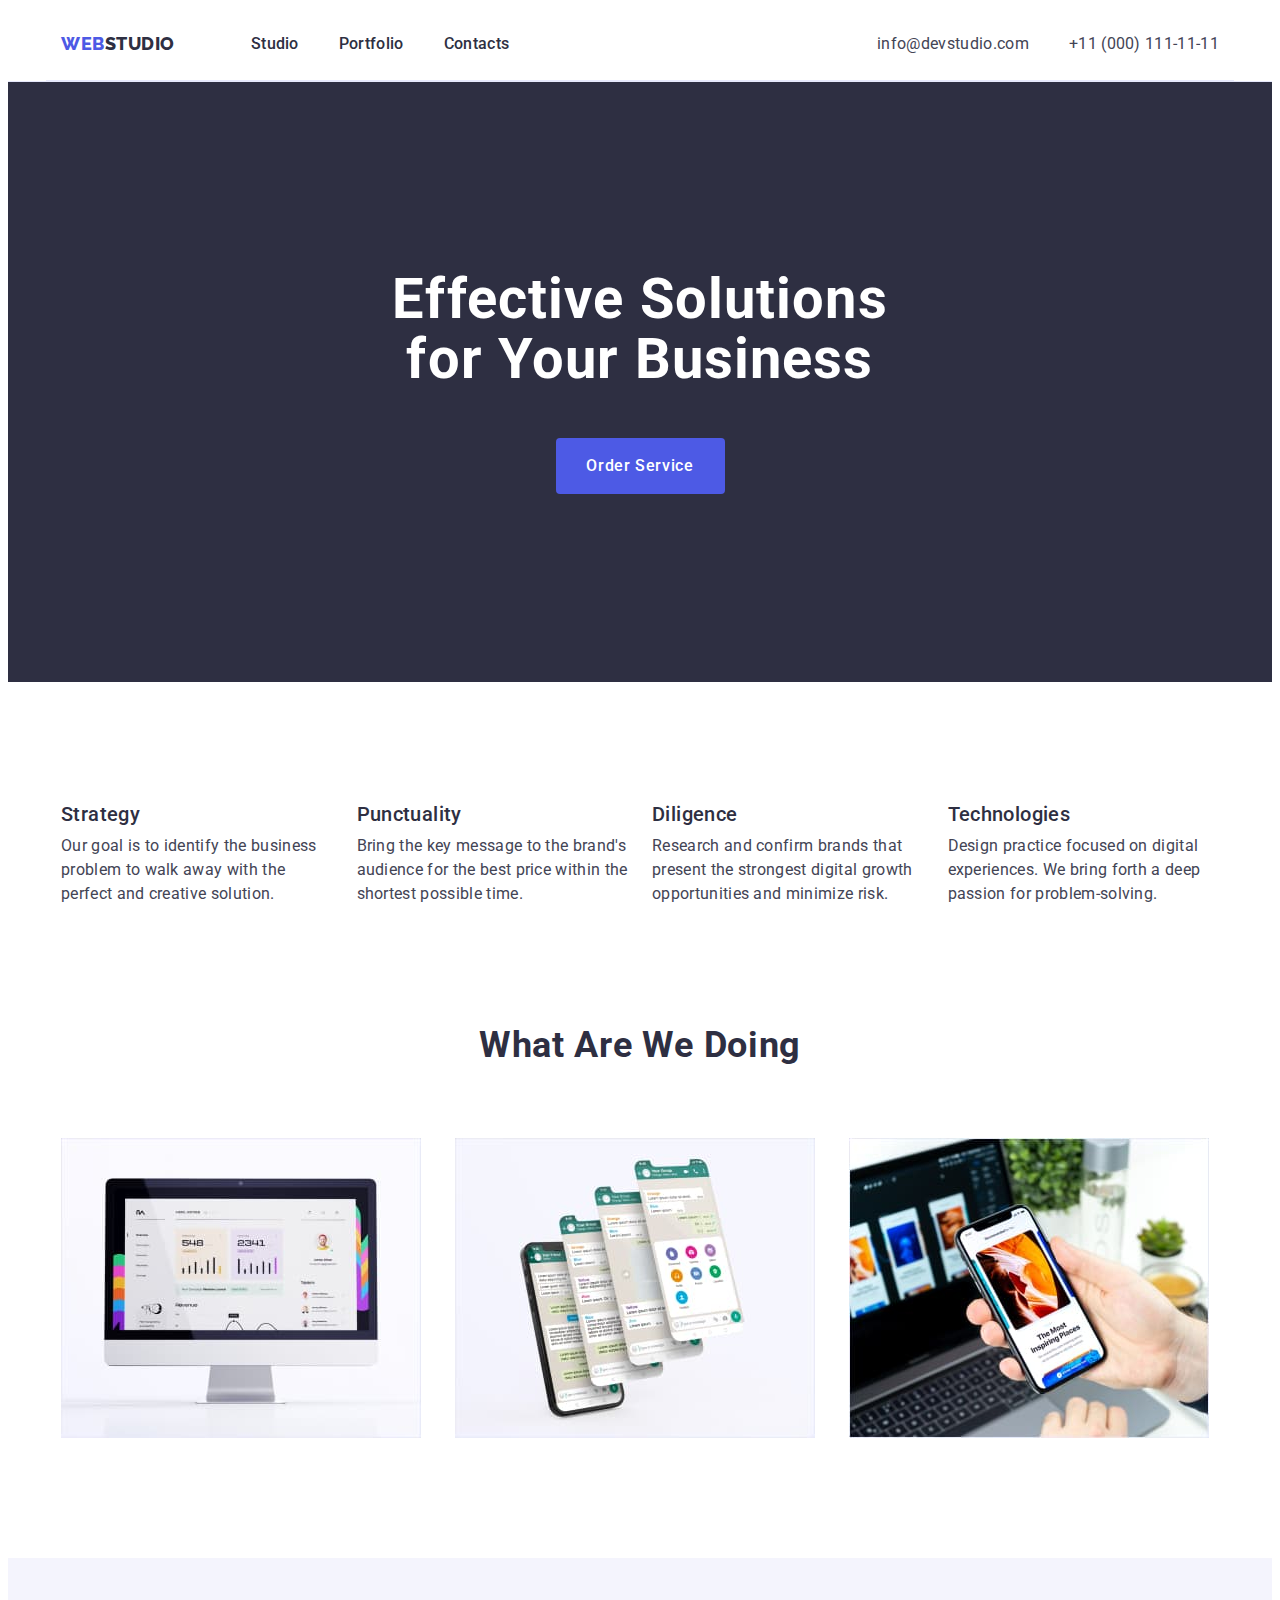
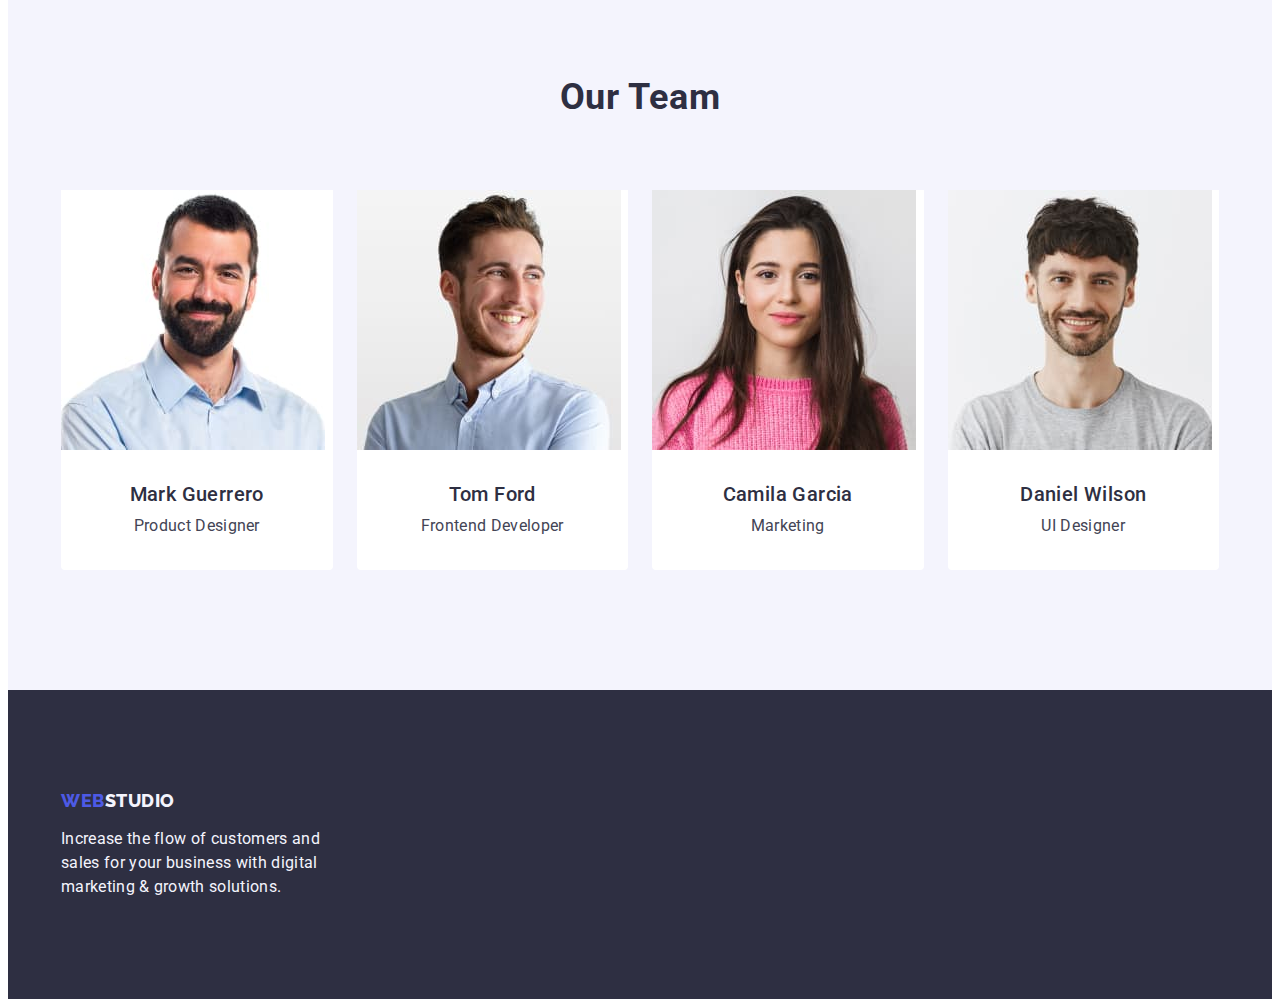
<file: index.html>
<!DOCTYPE html>
<html lang="en">
  <head>
    <meta charset="UTF-8" />
    <meta name="viewport" content="width=device-width, initial-scale=1.0" />
    <title>WebStudio</title>
    <link
      rel="stylesheet"
      href="https://cdnjs.cloudflare.com/ajax/libs/modern-normalize/2.0.0/modern-normalize.min.css"
      integrity="sha512-4xo8blKMVCiXpTaLzQSLSw3KFOVPWhm/TRtuPVc4WG6kUgjH6J03IBuG7JZPkcWMxJ5huwaBpOpnwYElP/m6wg=="
      crossorigin="anonymous"
      referrerpolicy="no-referrer"
    />
    <link rel="stylesheet" href="./css/styles.css" />
    <link rel="preconnect" href="https://fonts.googleapis.com" />
    <link rel="preconnect" href="https://fonts.gstatic.com" crossorigin />
    <link
      href="https://fonts.googleapis.com/css2?family=Montserrat:wght@400;700&family=Raleway:wght@800&family=Roboto:wght@400;500;700&display=swap"
      rel="stylesheet"
    />
  </head>
  <body>
    <header class="header">
      <div class="container header-container">
        <nav class="header-navigation">
          <a href="./index.html" class="header-logo link"
            >Web<span
              class="header-logo-accent"
              style="color: var(--navyblue, #2e2f42)"
              >Studio</span
            ></a
          >
          <ul class="header-menu list">
            <li class="header-menu-item">
              <a href="./index.html" class="header-menu-link link">Studio</a>
            </li>
            <li class="header-menu-item">
              <a href="./portfolio.html" class="header-menu-link link"
                >Portfolio</a
              >
            </li>
            <li class="header-menu-item">
              <a href="" class="header-menu-link link">Contacts</a>
            </li>
          </ul>
        </nav>
        <address class="header-address">
          <ul class="header-address-menu list">
            <li class="header-address-item">
              <a
                href="mailto:info@devstudio.com"
                class="header-address-link link"
                >info@devstudio.com</a
              >
            </li>
            <li class="header-address-item">
              <a href="tel:+110001111111" class="header-address-link link"
                >+11 (000) 111-11-11</a
              >
            </li>
          </ul>
        </address>
      </div>
    </header>
    <main>
      <section class="hero">
        <div class="container">
          <h1 class="hero-title">Effective Solutions for Your Business</h1>
          <button type="button" class="hero-button">Order Service</button>
        </div>
      </section>
      <section class="advantages">
        <div class="container">
          <h2 class="visually-hidden">Advantages</h2>
          <ul class="advantages-list list">
            <li class="advantages-item">
              <h3 class="advantages-subtitle">Strategy</h3>
              <p class="advantages-item-text">
                Our goal is to identify the business problem to walk away with
                the perfect and creative solution.
              </p>
            </li>
            <li class="advantages-item">
              <h3 class="advantages-subtitle">Punctuality</h3>
              <p class="advantages-item-text">
                Bring the key message to the brand's audience for the best price
                within the shortest possible time.
              </p>
            </li>
            <li class="advantages-item">
              <h3 class="advantages-subtitle">Diligence</h3>
              <p class="advantages-item-text">
                Research and confirm brands that present the strongest digital
                growth opportunities and minimize risk.
              </p>
            </li>
            <li class="advantages-item">
              <h3 class="advantages-subtitle">Technologies</h3>
              <p class="advantages-item-text">
                Design practice focused on digital experiences. We bring forth a
                deep passion for problem-solving.
              </p>
            </li>
          </ul>
        </div>
      </section>
      <section class="action">
        <div class="container">
          <h2 class="action-title">What are we doing</h2>
          <ul class="action-list list">
            <li class="action-item">
              <img
                src="./images/monitor.jpg"
                alt="monitor"
                width="360"
                height="300"
                class="images"
              />
            </li>
            <li class="action-item">
              <img
                src="./images/screen.jpg"
                alt="screen"
                width="360"
                height="300"
                class="images"
              />
            </li>
            <li class="action-item">
              <img
                src="./images/smartphone.jpg"
                alt="smartphone"
                width="360"
                height="300"
                class="images"
              />
            </li>
          </ul>
        </div>
      </section>
      <section class="team">
        <div class="container">
          <h2 class="team-title">Our Team</h2>
          <ul class="team-list list">
            <li class="team-item">
              <img
                src="./images/Mark.jpg"
                alt="Mark"
                width="264"
                height="260"
                class="images"
              />
              <div class="container-name">
                <h3 class="team-subtitle">Mark Guerrero</h3>
                <p class="team-item-text">Product Designer</p>
              </div>
            </li>
            <li class="team-item">
              <img
                src="./images/Tom.jpg"
                alt="Tom"
                width="264"
                height="260"
                class="images"
              />
              <div class="container-name">
                <h3 class="team-subtitle">Tom Ford</h3>
                <p class="team-item-text">Frontend Developer</p>
              </div>
            </li>
            <li class="team-item">
              <img
                src="./images/Camila.jpg"
                alt="Camila"
                width="264"
                height="260"
                class="images"
              />
              <div class="container-name">
                <h3 class="team-subtitle">Camila Garcia</h3>
                <p class="team-item-text">Marketing</p>
              </div>
            </li>
            <li class="team-item">
              <img
                src="./images/Daniel.jpg"
                alt="Daniel"
                width="264"
                height="260"
                class="images"
              />
              <div class="container-name">
                <h3 class="team-subtitle">Daniel Wilson</h3>
                <p class="team-item-text">UI Designer</p>
              </div>
            </li>
          </ul>
        </div>
      </section>
    </main>
    <footer class="footer">
      <div class="container">
        <a href="./index.html" class="header-logo-footer link"
          >Web<span
            class="team-logo-accent"
            style="color: var(--cloud, #f4f4fd)"
            >Studio</span
          ></a
        >
        <p class="footer-item-text">
          Increase the flow of customers and sales for your business with
          digital marketing & growth solutions.
        </p>
      </div>
    </footer>
  </body>
</html>
</file>
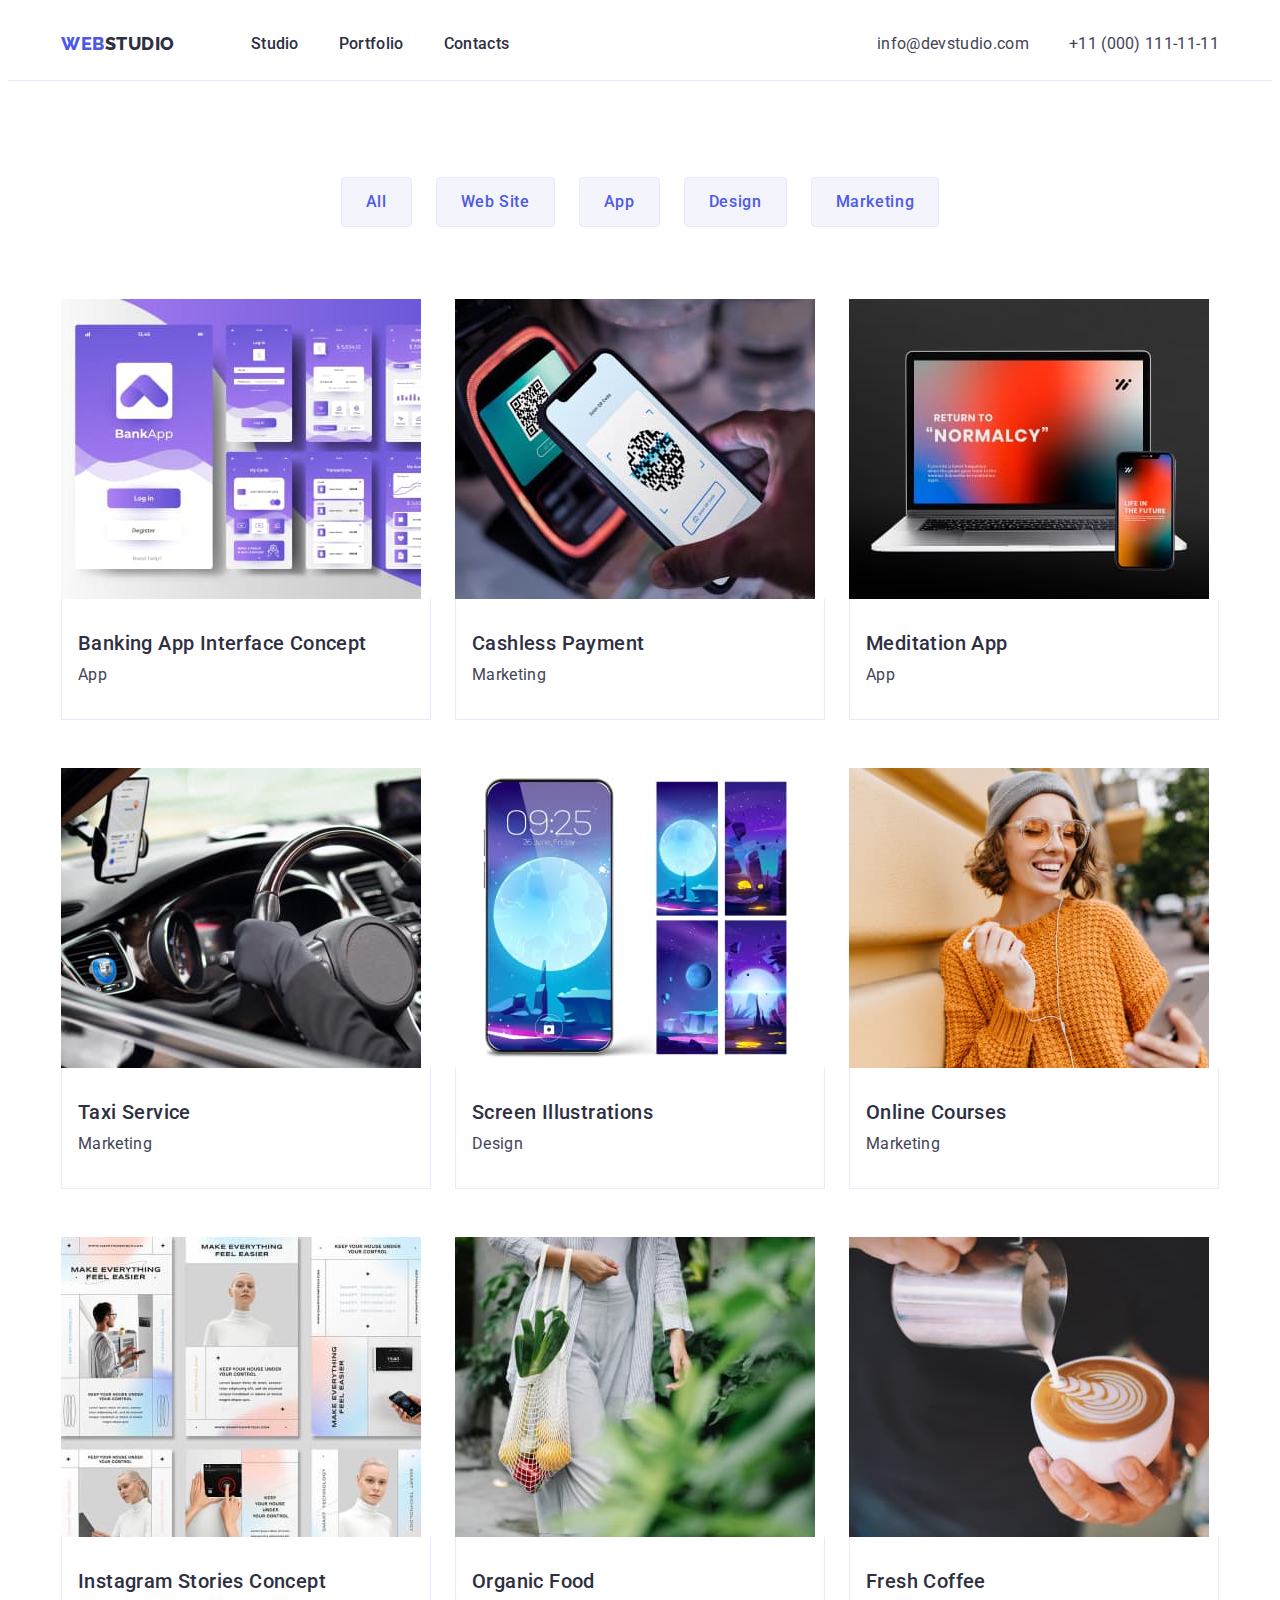
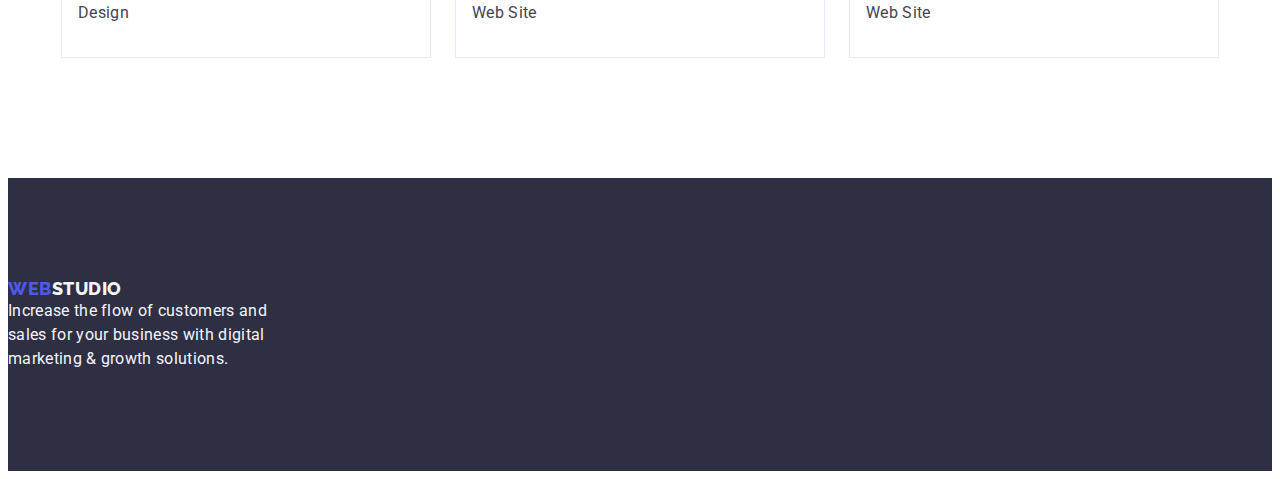
<file: portfolio.html>
<!DOCTYPE html>
<html lang="en">
  <head>
    <meta charset="UTF-8" />
    <meta name="viewport" content="width=device-width, initial-scale=1.0" />
    <title>Portfolio</title>
    <link
      rel="stylesheet"
      href="https://cdnjs.cloudflare.com/ajax/libs/modern-normalize/2.0.0/modern-normalize.min.css"
      integrity="sha512-4xo8blKMVCiXpTaLzQSLSw3KFOVPWhm/TRtuPVc4WG6kUgjH6J03IBuG7JZPkcWMxJ5huwaBpOpnwYElP/m6wg=="
      crossorigin="anonymous"
      referrerpolicy="no-referrer"
    />
    <link rel="stylesheet" href="./css/styles.css" />
    <link rel="preconnect" href="https://fonts.googleapis.com" />
    <link rel="preconnect" href="https://fonts.gstatic.com" crossorigin />
    <link
      href="https://fonts.googleapis.com/css2?family=Montserrat:wght@400;700&family=Raleway:wght@800&family=Roboto:wght@400;500;700&display=swap"
      rel="stylesheet"
    />
  </head>
  <body>
    <header class="header">
      <div class="container portfolio-container">
        <nav class="header-navigation">
          <a href="./index.html" class="header-logo link"
            >Web<span
              class="header-logo-accent"
              style="color: var(--navyblue, #2e2f42)"
              >Studio</span
            ></a
          >
          <ul class="header-menu list">
            <li class="header-menu-item">
              <a href="./index.html" class="header-menu-link link">Studio</a>
            </li>
            <li class="header-menu-item">
              <a href="./portfolio.html" class="header-menu-link link"
                >Portfolio</a
              >
            </li>
            <li class="header-menu-item">
              <a href="" class="header-menu-link link">Contacts</a>
            </li>
          </ul>
        </nav>
        <address class="header-address">
          <ul class="header-address-menu list">
            <li class="header-address-item">
              <a
                href="mailto:info@devstudio.com"
                class="header-address-link link"
                >info@devstudio.com</a
              >
            </li>
            <li class="header-address-item">
              <a href="tel:+110001111111" class="header-address-link link"
                >+11 (000) 111-11-11</a
              >
            </li>
          </ul>
        </address>
      </div>
    </header>
    <main>
      <section class="button">
        <div class="container">
          <h1 class="visually-hidden">Buttons</h1>
          <ul class="button-list list">
            <li>
              <button type="button" class="locator-button-all">All</button>
            </li>
            <li>
              <button type="button" class="locator-button-all">Web Site</button>
            </li>
            <li>
              <button type="button" class="locator-button-all">App</button>
            </li>
            <li>
              <button type="button" class="locator-button-all">Design</button>
            </li>
            <li>
              <button type="button" class="locator-button-all">
                Marketing
              </button>
            </li>
          </ul>
          <ul class="portfolio-list list">
            <li class="portfolio-item">
              <a href="./images/bankapp.jpg" class="portfolio-link link">
                <img
                  src="./images/bankapp.jpg"
                  alt="Banking App"
                  width="360"
                  height="300"
                  class="images"
                />
                <div class="container-app">
                  <h2 class="portfolio-subtitle">
                    Banking App Interface Concept
                  </h2>
                  <p class="portfolio-item-text">App</p>
                </div>
              </a>
            </li>
            <li class="portfolio-item">
              <a
                href="./images/cashlesspayment.jpg"
                class="portfolio-link link"
              >
                <img
                  src="./images/cashlesspayment.jpg"
                  alt="Payment with a smartphone"
                  width="360"
                  height="300"
                  class="images"
                />
                <div class="container-app">
                  <h2 class="portfolio-subtitle">Cashless Payment</h2>
                  <p class="portfolio-item-text">Marketing</p>
                </div>
              </a>
            </li>
            <li class="portfolio-item">
              <a href="./images/meditationapp.jpg" class="portfolio-link link">
                <img
                  src="./images/meditationapp.jpg"
                  alt="Laptop and smartphone"
                  width="360"
                  height="300"
                  class="images"
                />
                <div class="container-app">
                  <h2 class="portfolio-subtitle">Meditation App</h2>
                  <p class="portfolio-item-text">App</p>
                </div>
              </a>
            </li>
            <li class="portfolio-item">
              <a href="./images/taxiservice.jpg" class="portfolio-link link">
                <img
                  src="./images/taxiservice.jpg"
                  alt="Car interior"
                  width="360"
                  height="300"
                  class="images"
                />
                <div class="container-app">
                  <h2 class="portfolio-subtitle">Taxi Service</h2>
                  <p class="portfolio-item-text">Marketing</p>
                </div>
              </a>
            </li>
            <li class="portfolio-item">
              <a
                href="./images/screenillustrations.jpg"
                class="portfolio-link link"
              >
                <img
                  src="./images/screenillustrations.jpg"
                  alt="Screen illustrations"
                  width="360"
                  height="300"
                  class="images"
                />
                <div class="container-app">
                  <h2 class="portfolio-subtitle">Screen Illustrations</h2>
                  <p class="portfolio-item-text">Design</p>
                </div>
              </a>
            </li>
            <li class="portfolio-item">
              <a href="./images/onlinecoursers.jpg" class="portfolio-link link">
                <img
                  src="./images/onlinecoursers.jpg"
                  alt="Smiling girl"
                  width="360"
                  height="300"
                  class="images"
                />
                <div class="container-app">
                  <h2 class="portfolio-subtitle">Online Courses</h2>
                  <p class="portfolio-item-text">Marketing</p>
                </div>
              </a>
            </li>
            <li class="portfolio-item" id="inst">
              <a href="./images/storiesconcept.jpg" class="portfolio-link link">
                <img
                  src="./images/storiesconcept.jpg"
                  alt="Instagram stories concept"
                  width="360"
                  height="300"
                  class="images"
                />
                <div class="container-app">
                  <h2 class="portfolio-subtitle">Instagram Stories Concept</h2>
                  <p class="portfolio-item-text">Design</p>
                </div>
              </a>
            </li>
            <li class="portfolio-item">
              <a href="./images/organicfood.jpg" class="portfolio-link link">
                <img
                  src="./images/organicfood.jpg"
                  alt="Organic Food"
                  width="360"
                  height="300"
                  class="images"
                />
                <div class="container-app">
                  <h2 class="portfolio-subtitle">Organic Food</h2>
                  <p class="portfolio-item-text">Web Site</p>
                </div>
              </a>
            </li>
            <li class="portfolio-item">
              <a href="./images/freshcoffee.jpg" class="portfolio-link link">
                <img
                  src="./images/freshcoffee.jpg"
                  alt="Fresh Coffee"
                  width="360"
                  height="300"
                  class="images"
                />
                <div class="container-app">
                  <h2 class="portfolio-subtitle">Fresh Coffee</h2>
                  <p class="portfolio-item-text">Web Site</p>
                </div>
              </a>
            </li>
          </ul>
        </div>
      </section>
    </main>
    <footer class="footer">
      <a href="./index.html" class="header-logo link"
        >Web<span class="team-logo-accent" style="color: var(--cloud, #f4f4fd)"
          >Studio</span
        ></a
      >
      <p class="footer-item-text">
        Increase the flow of customers and sales for your business with digital
        marketing & growth solutions.
      </p>
    </footer>
  </body>
</html>
</file>
<file: css/styles.css>
:root {
    --iris: #4D5AE5;
    --navyblue: #2E2F42;
    --white: #FFF;
    --slate: #434455;
    --cloud: #F4F4FD;
}

p, h1, h2, h3, h4, h5, h6{
    margin-top: 0;
    margin-bottom: 0;
}

ul,ol{
    margin-top: 0;
    margin-bottom: 0;
    padding-left: 0;
}

body {
    font-family: 'Roboto', sans-serif;
    color: var(--slate);
    background-color: var(--white);
}

.container{
    width: 100%;
    max-width: 1158px;
    padding-left: 15px;
    padding-right: 15px;
    margin: 0 auto;
}

.link {
    text-decoration: none;
}

.list {
    list-style-type: none;
}

.list li:first-child a:hover {
    color: #404BBF;
}

.list li:first-child a:focus {
    color: #404BBF;
}

.visually-hidden {
    position: absolute;
    width: 1px;
    height: 1px;
    margin: -1px;
    border: 0;
    padding: 0;

    white-space: nowrap;
    clip-path: inset(100%);
    clip: rect(0 0 0 0);
    overflow: hidden;
}

.images{
    display: block;
}

.header{
    border-bottom: 1px solid #e7e9fc
}

.header-container{
    display: flex;
    align-items: center;
    gap: 320px;
    border-bottom: 1px solid #e7e9fc
}

.header-navigation{
    display: flex;
    align-items: center;
    flex-grow: 1;
}

.header-address{
    display: flex;
}

.header-address-menu{
    display: flex;
    align-items: center;
    gap: 40px;
}

.header-address-item{
    display: flex;
}

.header-menu-item{
    display: flex;
    align-items: center;
}

.header-address-link{
    display: flex;
    align-items: center;
    margin-left: auto;
}

.header-logo {
    color: var(--iris);
    font-size: 18px;
    font-family: "Raleway", sans-serif;
    font-weight: 800;
    letter-spacing: 0.54px;
    text-transform: uppercase;
    line-height: 1.17;
    margin-right: 76px;
}

.header-menu{
    display: flex;
    gap: 40px;
}

.header-menu-link {
    color: var(--navyblue);
    font-size: 16px;
    font-weight: 500;
    line-height: 1.50;
    letter-spacing: 0.02em;
    padding-top: 24px;
    padding-bottom: 24px;
}

.header-menu-link:hover,
.header-menu-link:focus {
    color: var(--iris);
}

.header-address {
    font-style: normal;
    display: flex;
    margin-left: auto;
}

.header-address-link {
    color: var(--slate);
    font-size: 16px;
    line-height: 1.5;
    letter-spacing: 0.02em;
}
.header-address-link:hover, .header-address-link:focus{
    color: #FFFFFF;
    background-color: #404BBF;
}

.hero {
    background-color: var(--navyblue);
    padding-top: 188px;
    padding-bottom: 188px;
}

.hero-title {
    color: var(--white);
    font-size: 56px;
    font-weight: 700;
    text-align: center;
    line-height: 1.07;
    letter-spacing: 0.02em;
    max-width: 496px;
    display: flex;
    margin-left: auto;
    margin-right: auto;
    margin-bottom: 48px;
}

.hero-button:hover,
.hero-button:focus {
    background-color: #404BBF;
    color: #FFFFFF;
}

.hero-button {
    color: var(--white);
    font-size: 16px;
    font-weight: 500;
    font-family: 'Roboto', sans-serif;
    line-height: 1.50;
    letter-spacing: 0.04em;
    background-color: var(--iris);
    cursor: pointer;
    display: block;
    min-width: 169px;
    height: 56px;
    border: none;
    border-radius: 4px;
    margin: auto;

}

.advantages {
    background-color: var(--white);
    padding-top: 120px;
    padding-bottom: 120px;
}

.advantages-list{
    display: flex;
    gap: 24px;
}

.advantages-item{
    width: calc((100% - 72px) / 4);
}

.advantages-subtitle {
    color: var(--navyblue);
    font-size: 20px;
    font-weight: 500;
    line-height: 1.20;
    letter-spacing: 0.02em;
    margin-bottom: 8px;
}

.advantages-item-text {
    color: var(--slate);
    font-size: 16px;
    line-height: 1.50;
    letter-spacing: 0.02em;
}

.action{
    padding-bottom: 120px;
}

.action-title {
    color: var(--navyblue);
    font-size: 36px;
    font-weight: 700;
    line-height: 1.11;
    text-align: center;
    letter-spacing: 0.02em;
    text-transform: capitalize;
    margin-bottom: 72px;
}

.action-list{
    display: flex;
    gap: 24px;
}

.action-item{
    width: calc((100% - 48px) / 3);
}

.team {
    background-color: var(--cloud);
    padding-top: 120px;
    padding-bottom: 120px;
}

.team-title {
    color: var(--navyblue);
    font-size: 36px;
    font-weight: 700;
    line-height: 1.11;
    letter-spacing: 0.02em;
    text-align: center;
    text-transform: capitalize;
    background-color: var(--cloud);
    margin-bottom: 72px;
}

.team-subtitle {
    color: var(--navyblue);
    font-size: 20px;
    font-weight: 500;
    text-align: center;
    line-height: 1.2;
    letter-spacing: 0.02em;
    margin-bottom: 8px;
}

.team-item {
    background-color: var(--white);
    width: calc((100% - 72px) / 4);
    border-radius: 0px 0px 4px 4px;
}

.team-item-text {
    color: var(--slate);
    font-size: 16px;
    line-height: 1.5;
    letter-spacing: 0.02em;
    background-color: var(--white);
    text-align: center;
}

.team-list {
    display: flex;
    gap: 24px;
}

.container-name{
    padding-top: 32px;
    padding-bottom: 32px;
}

.footer {
    background: var(--navyblue);
    padding-top: 100px;
    padding-bottom: 100px;
}

.header-logo-footer{
        color: var(--iris);
            font-size: 18px;
            font-family: "Raleway", sans-serif;
            font-weight: 800;
            letter-spacing: 0.54px;
            text-transform: uppercase;
            line-height: 1.17;
            display: inline-block;
            margin-bottom: 16px;
}

.footer-item-text {
    color: var(--cloud);
    font-size: 16px;
    line-height: 1.50;
    letter-spacing: 0.02em;
    max-width: 264px;
}

.portfolio-container{
    display: flex;
}

.button{
    padding-top: 96px;
    padding-bottom: 120px;
}

.button-list{
    display: flex;
    justify-content: center;
    gap: 24px;
    margin-bottom: 72px;
}

.locator-button-all {
    background-color: var(--cloud);
    color: var(--iris);
    text-align: center;
    font-size: 16px;
    font-family: "Roboto", sans-serif;
    font-weight: 500;
    line-height: 1.50;
    letter-spacing: 0.04em;
    cursor: pointer;
    padding-top: 12px;
    padding-bottom: 12px;
    padding-left: 24px;
    padding-right: 24px;
    border: 1px solid #e7e9fc;
    border-radius: 4px;
}

.locator-button-all:hover, .locator-button-all:focus{
    color: #FFFFFF;
    background-color: #404BBF;
    border: 1px solid transparent;
}

.portfolio-list{
    display: flex;
    flex-wrap: wrap;
    column-gap: 24px;
    row-gap: 48px;
}

.container-app{
    padding: 32px 16px;
    border: 1px solid #e7e9fc;
    border-top: none;
}

.portfolio-subtitle {
    color: var(--navyblue);
    font-size: 20px;
    font-family: "Roboto", sans-serif;
    font-weight: 500;
    line-height: 1.20;
    letter-spacing: 0.02em;
    margin-bottom: 8px;
}

.portfolio-item{
    width: calc((100% - 48px) / 3);
}

.portfolio-item-text {
    color: var(--slate);
    font-size: 16px;
    line-height: 1.50;
    letter-spacing: 0.02em;
}
</file>
